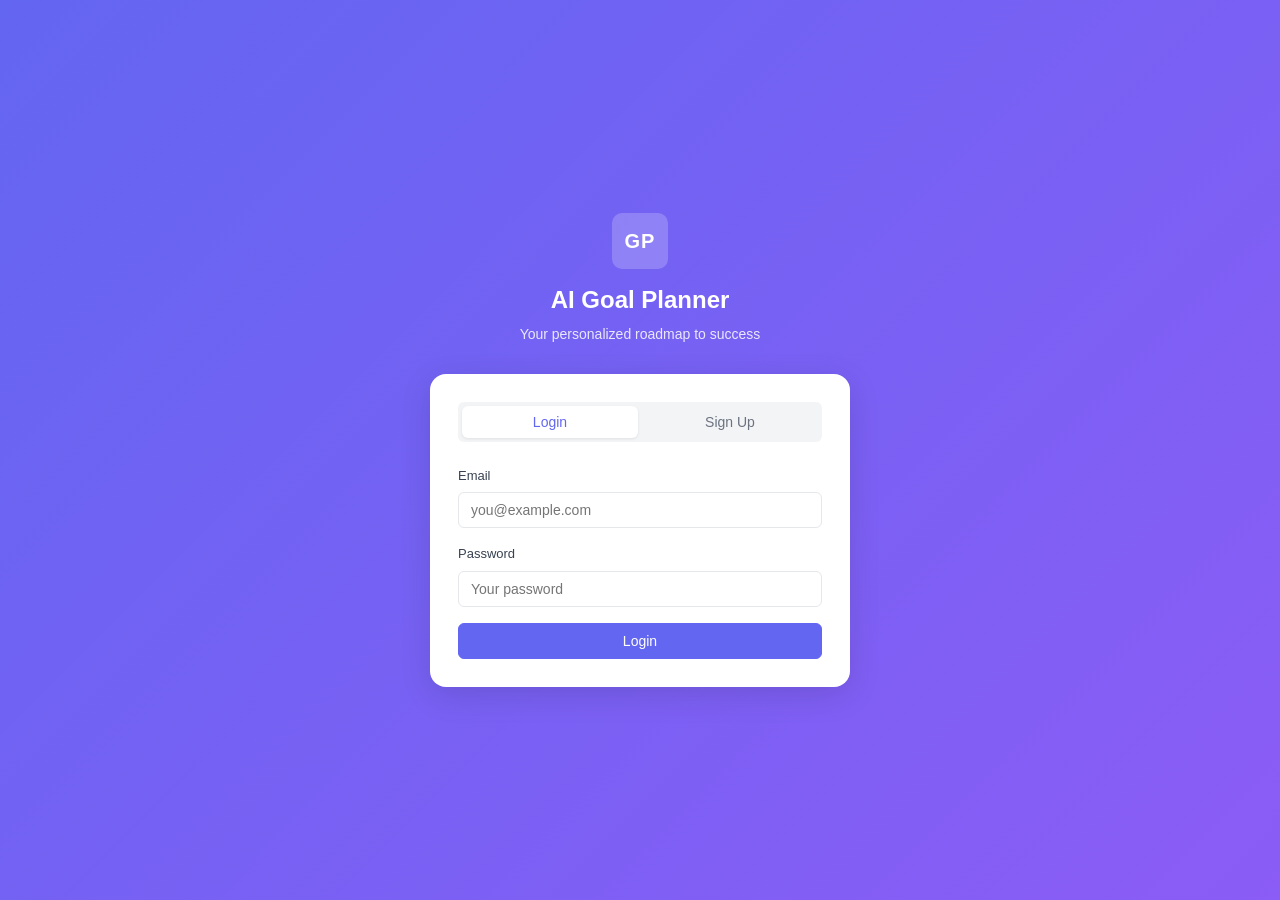
<file: GoalMap-Frontend/index.html>
<!DOCTYPE html>
<html lang="en">
<head>
  <meta charset="UTF-8" />
  <meta name="viewport" content="width=device-width, initial-scale=1.0" />
  <title>AI Goal Planner — Login</title>
  <link rel="stylesheet" href="css/style.css" />
</head>
<body class="auth-page">

  <div class="auth-container">
    <div class="auth-brand">
      <div class="brand-icon">GP</div>
      <h1>AI Goal Planner</h1>
      <p>Your personalized roadmap to success</p>
    </div>

    <div class="auth-card">
      <!-- Tabs -->
      <div class="auth-tabs">
        <button class="tab-btn active" id="loginTab" onclick="switchTab('login')">Login</button>
        <button class="tab-btn" id="signupTab" onclick="switchTab('signup')">Sign Up</button>
      </div>

      <!-- Error / Success messages -->
      <div class="alert alert-error hidden" id="errorMsg"></div>
      <div class="alert alert-success hidden" id="successMsg"></div>

      <!-- Login Form -->
      <form id="loginForm" onsubmit="handleLogin(event)">
        <div class="form-group">
          <label>Email</label>
          <input type="email" id="loginEmail" placeholder="you@example.com" required />
        </div>
        <div class="form-group">
          <label>Password</label>
          <input type="password" id="loginPassword" placeholder="Your password" required />
        </div>
        <button type="submit" class="btn btn-primary btn-full" id="loginBtn">
          Login
        </button>
      </form>

      <!-- Signup Form -->
      <form id="signupForm" class="hidden" onsubmit="handleSignup(event)">
        <div class="form-group">
          <label>Full Name</label>
          <input type="text" id="signupName" placeholder="Shiva Kumar" required />
        </div>
        <div class="form-group">
          <label>Email</label>
          <input type="email" id="signupEmail" placeholder="you@example.com" required />
        </div>
        <div class="form-group">
          <label>Password</label>
          <input type="password" id="signupPassword" placeholder="Min 6 characters" required minlength="6" />
        </div>
        <div class="form-group">
          <label>Current Skills</label>
          <textarea id="signupSkills" placeholder="e.g. Java, DSA, solved 200 LeetCode problems, final year CS student" rows="3"></textarea>
        </div>
        <div class="form-group">
          <label>Experience Level</label>
          <select id="signupLevel">
            <option value="BEGINNER">Beginner</option>
            <option value="INTERMEDIATE">Intermediate</option>
            <option value="ADVANCED">Advanced</option>
          </select>
        </div>
        <button type="submit" class="btn btn-primary btn-full" id="signupBtn">
          Create Account
        </button>
      </form>
    </div>
  </div>

  <script src="js/api.js"></script>
  <script src="js/auth.js"></script>
</body>
</html>
</file>
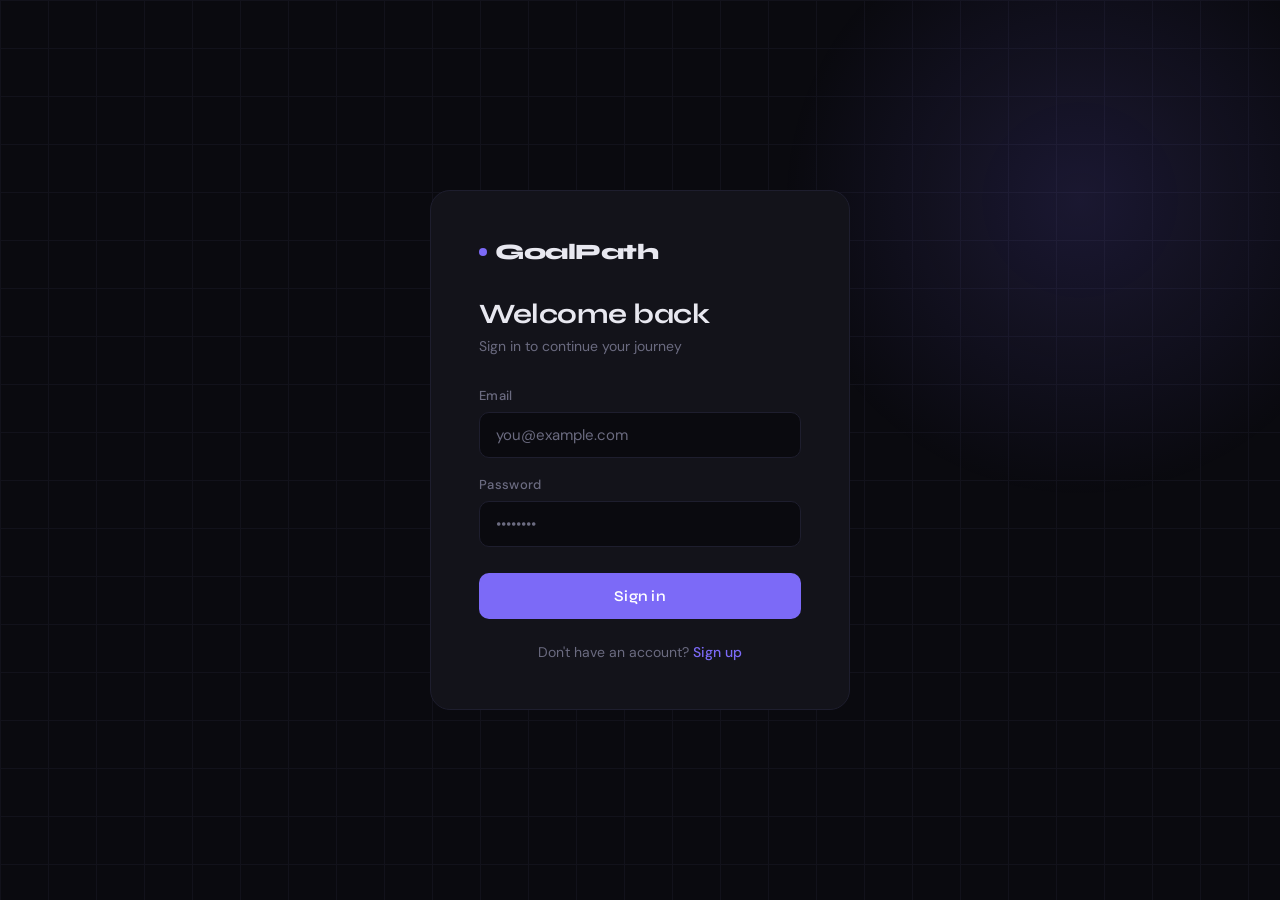
<file: GoalMap-Frontend/login.html>
<!DOCTYPE html>
<html lang="en">
<head>
<meta charset="UTF-8">
<meta name="viewport" content="width=device-width, initial-scale=1.0">
<title>GoalPath — Login</title>
<link rel="preconnect" href="https://fonts.googleapis.com">
<link href="https://fonts.googleapis.com/css2?family=Syne:wght@400;600;700;800&family=DM+Sans:wght@300;400;500&display=swap" rel="stylesheet">
<style>
  *, *::before, *::after { box-sizing: border-box; margin: 0; padding: 0; }

  :root {
    --bg: #0a0a0f;
    --surface: #13131a;
    --border: #1e1e2e;
    --accent: #7c6af7;
    --accent-dim: #4a3f9f;
    --text: #e8e8f0;
    --muted: #6b6b80;
    --success: #4ade80;
    --danger: #f87171;
  }

  body {
    background: var(--bg);
    color: var(--text);
    font-family: 'DM Sans', sans-serif;
    min-height: 100vh;
    display: flex;
    align-items: center;
    justify-content: center;
    overflow: hidden;
  }

  /* animated grid background */
  body::before {
    content: '';
    position: fixed;
    inset: 0;
    background-image:
      linear-gradient(var(--border) 1px, transparent 1px),
      linear-gradient(90deg, var(--border) 1px, transparent 1px);
    background-size: 48px 48px;
    opacity: 0.4;
    pointer-events: none;
  }

  /* glowing orb */
  body::after {
    content: '';
    position: fixed;
    width: 600px;
    height: 600px;
    border-radius: 50%;
    background: radial-gradient(circle, rgba(124,106,247,0.15) 0%, transparent 70%);
    top: -100px;
    right: -100px;
    pointer-events: none;
    animation: pulse 6s ease-in-out infinite;
  }

  @keyframes pulse {
    0%, 100% { transform: scale(1); opacity: 1; }
    50% { transform: scale(1.1); opacity: 0.7; }
  }

  .card {
    background: var(--surface);
    border: 1px solid var(--border);
    border-radius: 20px;
    padding: 48px;
    width: 100%;
    max-width: 420px;
    position: relative;
    z-index: 1;
    animation: slideUp 0.5s ease forwards;
  }

  @keyframes slideUp {
    from { opacity: 0; transform: translateY(24px); }
    to   { opacity: 1; transform: translateY(0); }
  }

  .logo {
    font-family: 'Syne', sans-serif;
    font-weight: 800;
    font-size: 22px;
    letter-spacing: -0.5px;
    margin-bottom: 32px;
    display: flex;
    align-items: center;
    gap: 8px;
  }

  .logo-dot {
    width: 8px;
    height: 8px;
    border-radius: 50%;
    background: var(--accent);
    display: inline-block;
  }

  h1 {
    font-family: 'Syne', sans-serif;
    font-size: 28px;
    font-weight: 700;
    margin-bottom: 6px;
    letter-spacing: -0.5px;
  }

  .subtitle {
    color: var(--muted);
    font-size: 14px;
    margin-bottom: 32px;
  }

  .form-group {
    margin-bottom: 18px;
  }

  label {
    display: block;
    font-size: 13px;
    font-weight: 500;
    color: var(--muted);
    margin-bottom: 8px;
    letter-spacing: 0.3px;
  }

  input {
    width: 100%;
    background: var(--bg);
    border: 1px solid var(--border);
    border-radius: 10px;
    padding: 12px 16px;
    color: var(--text);
    font-family: 'DM Sans', sans-serif;
    font-size: 15px;
    outline: none;
    transition: border-color 0.2s;
  }

  input:focus { border-color: var(--accent); }

  input::placeholder { color: var(--muted); }

  .btn {
    width: 100%;
    background: var(--accent);
    color: #fff;
    border: none;
    border-radius: 10px;
    padding: 14px;
    font-family: 'Syne', sans-serif;
    font-size: 15px;
    font-weight: 600;
    cursor: pointer;
    margin-top: 8px;
    transition: opacity 0.2s, transform 0.1s;
    letter-spacing: 0.3px;
  }

  .btn:hover { opacity: 0.9; }
  .btn:active { transform: scale(0.98); }
  .btn:disabled { opacity: 0.5; cursor: not-allowed; }

  .switch {
    text-align: center;
    margin-top: 24px;
    font-size: 14px;
    color: var(--muted);
  }

  .switch a {
    color: var(--accent);
    text-decoration: none;
    font-weight: 500;
  }

  .alert {
    padding: 12px 16px;
    border-radius: 10px;
    font-size: 14px;
    margin-bottom: 20px;
    display: none;
  }

  .alert.error { background: rgba(248,113,113,0.1); border: 1px solid rgba(248,113,113,0.3); color: var(--danger); }
  .alert.success { background: rgba(74,222,128,0.1); border: 1px solid rgba(74,222,128,0.3); color: var(--success); }
  .alert.show { display: block; }
</style>
</head>
<body>
<div class="card">
  <div class="logo"><span class="logo-dot"></span> GoalPath</div>
  <h1>Welcome back</h1>
  <p class="subtitle">Sign in to continue your journey</p>

  <div class="alert error" id="alert"></div>

  <form id="loginForm">
    <div class="form-group">
      <label>Email</label>
      <input type="email" id="email" placeholder="you@example.com" required>
    </div>
    <div class="form-group">
      <label>Password</label>
      <input type="password" id="password" placeholder="••••••••" required>
    </div>
    <button type="submit" class="btn" id="submitBtn">Sign in</button>
  </form>

  <div class="switch">
    Don't have an account? <a href="signup.html">Sign up</a>
  </div>
</div>

<script>
  const API = 'http://localhost:8080';

  document.getElementById('loginForm').addEventListener('submit', async (e) => {
    e.preventDefault();
    const btn = document.getElementById('submitBtn');
    const alert = document.getElementById('alert');
    alert.className = 'alert';

    btn.disabled = true;
    btn.textContent = 'Signing in...';

    try {
      const res = await fetch(`${API}/api/auth/login`, {
        method: 'POST',
        headers: { 'Content-Type': 'application/json' },
        body: JSON.stringify({
          email: document.getElementById('email').value,
          password: document.getElementById('password').value
        })
      });

      const data = await res.json();

      if (!res.ok) {
        throw new Error(data.message || 'Invalid email or password');
      }

      // Save token and user info
      localStorage.setItem('token', data.token);
      localStorage.setItem('userId', data.userId);
      localStorage.setItem('userName', data.name);

      window.location.href = 'dashboard.html';

    } catch (err) {
      alert.textContent = err.message;
      alert.className = 'alert error show';
      btn.disabled = false;
      btn.textContent = 'Sign in';
    }
  });

  // Redirect if already logged in
  if (localStorage.getItem('token')) {
    window.location.href = 'dashboard.html';
  }
</script>
</body>
</html>
</file>
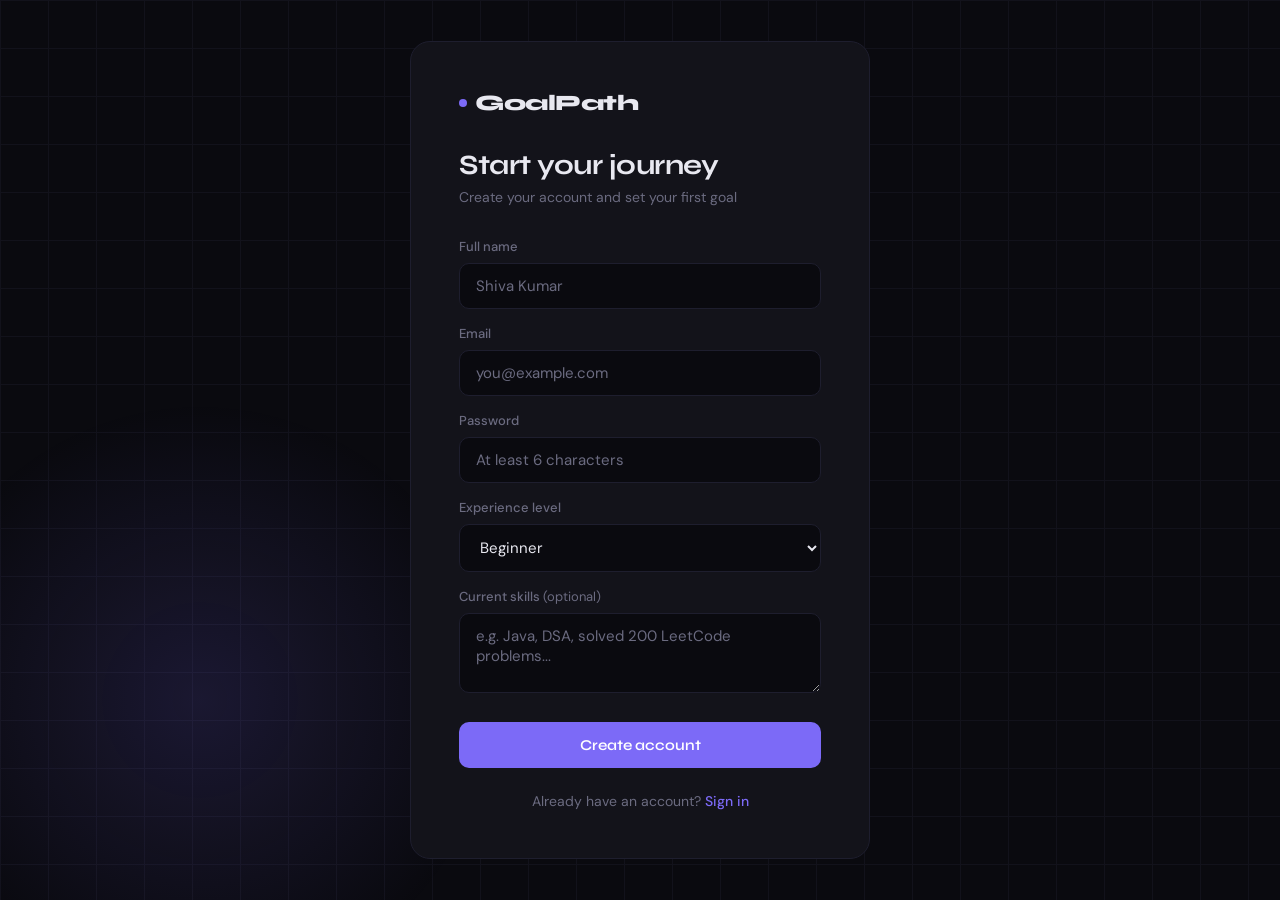
<file: GoalMap-Frontend/signup.html>
<!DOCTYPE html>
<html lang="en">
<head>
<meta charset="UTF-8">
<meta name="viewport" content="width=device-width, initial-scale=1.0">
<title>GoalPath — Sign Up</title>
<link rel="preconnect" href="https://fonts.googleapis.com">
<link href="https://fonts.googleapis.com/css2?family=Syne:wght@400;600;700;800&family=DM+Sans:wght@300;400;500&display=swap" rel="stylesheet">
<style>
  *, *::before, *::after { box-sizing: border-box; margin: 0; padding: 0; }

  :root {
    --bg: #0a0a0f;
    --surface: #13131a;
    --border: #1e1e2e;
    --accent: #7c6af7;
    --text: #e8e8f0;
    --muted: #6b6b80;
    --success: #4ade80;
    --danger: #f87171;
  }

  body {
    background: var(--bg);
    color: var(--text);
    font-family: 'DM Sans', sans-serif;
    min-height: 100vh;
    display: flex;
    align-items: center;
    justify-content: center;
    padding: 24px;
  }

  body::before {
    content: '';
    position: fixed;
    inset: 0;
    background-image:
      linear-gradient(var(--border) 1px, transparent 1px),
      linear-gradient(90deg, var(--border) 1px, transparent 1px);
    background-size: 48px 48px;
    opacity: 0.4;
    pointer-events: none;
  }

  body::after {
    content: '';
    position: fixed;
    width: 600px;
    height: 600px;
    border-radius: 50%;
    background: radial-gradient(circle, rgba(124,106,247,0.15) 0%, transparent 70%);
    bottom: -100px;
    left: -100px;
    pointer-events: none;
  }

  .card {
    background: var(--surface);
    border: 1px solid var(--border);
    border-radius: 20px;
    padding: 48px;
    width: 100%;
    max-width: 460px;
    position: relative;
    z-index: 1;
    animation: slideUp 0.5s ease forwards;
  }

  @keyframes slideUp {
    from { opacity: 0; transform: translateY(24px); }
    to   { opacity: 1; transform: translateY(0); }
  }

  .logo {
    font-family: 'Syne', sans-serif;
    font-weight: 800;
    font-size: 22px;
    letter-spacing: -0.5px;
    margin-bottom: 32px;
    display: flex;
    align-items: center;
    gap: 8px;
  }

  .logo-dot {
    width: 8px;
    height: 8px;
    border-radius: 50%;
    background: var(--accent);
    display: inline-block;
  }

  h1 {
    font-family: 'Syne', sans-serif;
    font-size: 28px;
    font-weight: 700;
    margin-bottom: 6px;
    letter-spacing: -0.5px;
  }

  .subtitle {
    color: var(--muted);
    font-size: 14px;
    margin-bottom: 32px;
  }

  .form-group { margin-bottom: 16px; }

  label {
    display: block;
    font-size: 13px;
    font-weight: 500;
    color: var(--muted);
    margin-bottom: 8px;
  }

  input, select, textarea {
    width: 100%;
    background: var(--bg);
    border: 1px solid var(--border);
    border-radius: 10px;
    padding: 12px 16px;
    color: var(--text);
    font-family: 'DM Sans', sans-serif;
    font-size: 15px;
    outline: none;
    transition: border-color 0.2s;
  }

  select option { background: var(--surface); }
  textarea { resize: vertical; min-height: 80px; }
  input:focus, select:focus, textarea:focus { border-color: var(--accent); }
  input::placeholder, textarea::placeholder { color: var(--muted); }

  .btn {
    width: 100%;
    background: var(--accent);
    color: #fff;
    border: none;
    border-radius: 10px;
    padding: 14px;
    font-family: 'Syne', sans-serif;
    font-size: 15px;
    font-weight: 600;
    cursor: pointer;
    margin-top: 8px;
    transition: opacity 0.2s, transform 0.1s;
  }

  .btn:hover { opacity: 0.9; }
  .btn:active { transform: scale(0.98); }
  .btn:disabled { opacity: 0.5; cursor: not-allowed; }

  .switch {
    text-align: center;
    margin-top: 24px;
    font-size: 14px;
    color: var(--muted);
  }

  .switch a { color: var(--accent); text-decoration: none; font-weight: 500; }

  .alert {
    padding: 12px 16px;
    border-radius: 10px;
    font-size: 14px;
    margin-bottom: 20px;
    display: none;
  }

  .alert.error { background: rgba(248,113,113,0.1); border: 1px solid rgba(248,113,113,0.3); color: var(--danger); }
  .alert.show { display: block; }
</style>
</head>
<body>
<div class="card">
  <div class="logo"><span class="logo-dot"></span> GoalPath</div>
  <h1>Start your journey</h1>
  <p class="subtitle">Create your account and set your first goal</p>

  <div class="alert error" id="alert"></div>

  <form id="signupForm">
    <div class="form-group">
      <label>Full name</label>
      <input type="text" id="name" placeholder="Shiva Kumar" required>
    </div>
    <div class="form-group">
      <label>Email</label>
      <input type="email" id="email" placeholder="you@example.com" required>
    </div>
    <div class="form-group">
      <label>Password</label>
      <input type="password" id="password" placeholder="At least 6 characters" required minlength="6">
    </div>
    <div class="form-group">
      <label>Experience level</label>
      <select id="experienceLevel">
        <option value="BEGINNER">Beginner</option>
        <option value="INTERMEDIATE">Intermediate</option>
        <option value="ADVANCED">Advanced</option>
      </select>
    </div>
    <div class="form-group">
      <label>Current skills <span style="color:var(--muted);font-weight:400">(optional)</span></label>
      <textarea id="currentSkills" placeholder="e.g. Java, DSA, solved 200 LeetCode problems..."></textarea>
    </div>
    <button type="submit" class="btn" id="submitBtn">Create account</button>
  </form>

  <div class="switch">
    Already have an account? <a href="login.html">Sign in</a>
  </div>
</div>

<script>
  const API = 'http://localhost:8080';

  document.getElementById('signupForm').addEventListener('submit', async (e) => {
    e.preventDefault();
    const btn = document.getElementById('submitBtn');
    const alertEl = document.getElementById('alert');
    alertEl.className = 'alert';

    btn.disabled = true;
    btn.textContent = 'Creating account...';

    try {
      const res = await fetch(`${API}/api/auth/signup`, {
        method: 'POST',
        headers: { 'Content-Type': 'application/json' },
        body: JSON.stringify({
          name: document.getElementById('name').value,
          email: document.getElementById('email').value,
          password: document.getElementById('password').value,
          experienceLevel: document.getElementById('experienceLevel').value,
          currentSkills: document.getElementById('currentSkills').value
        })
      });

      const data = await res.json();

      if (!res.ok) {
        throw new Error(data.message || 'Signup failed');
      }

      localStorage.setItem('token', data.token);
      localStorage.setItem('userId', data.userId);
      localStorage.setItem('userName', data.name);

      window.location.href = 'dashboard.html';

    } catch (err) {
      alertEl.textContent = err.message;
      alertEl.className = 'alert error show';
      btn.disabled = false;
      btn.textContent = 'Create account';
    }
  });

  if (localStorage.getItem('token')) {
    window.location.href = 'dashboard.html';
  }
</script>
</body>
</html>
</file>
<file: GoalMap-Frontend/css/style.css>
/* ============================================================
   RESET & BASE
   ============================================================ */
*, *::before, *::after { box-sizing: border-box; margin: 0; padding: 0; }

:root {
  --primary:       #6366f1;
  --primary-dark:  #4f46e5;
  --primary-light: #e0e7ff;
  --success:       #10b981;
  --success-light: #d1fae5;
  --danger:        #ef4444;
  --danger-light:  #fee2e2;
  --warning:       #f59e0b;
  --warning-light: #fef3c7;
  --gray-50:       #f9fafb;
  --gray-100:      #f3f4f6;
  --gray-200:      #e5e7eb;
  --gray-300:      #d1d5db;
  --gray-400:      #9ca3af;
  --gray-500:      #6b7280;
  --gray-600:      #4b5563;
  --gray-700:      #374151;
  --gray-800:      #1f2937;
  --gray-900:      #111827;
  --white:         #ffffff;
  --radius-sm:     6px;
  --radius-md:     10px;
  --radius-lg:     16px;
  --shadow-sm:     0 1px 3px rgba(0,0,0,0.08);
  --shadow-md:     0 4px 16px rgba(0,0,0,0.10);
  --shadow-lg:     0 8px 32px rgba(0,0,0,0.12);
}

body {
  font-family: -apple-system, BlinkMacSystemFont, 'Segoe UI', Roboto, sans-serif;
  font-size: 15px;
  line-height: 1.6;
  color: var(--gray-800);
  background: var(--gray-50);
  min-height: 100vh;
}

/* ============================================================
   UTILITIES
   ============================================================ */
.hidden { display: none !important; }
.mt-16  { margin-top: 16px; }

/* ============================================================
   BUTTONS
   ============================================================ */
.btn {
  display: inline-flex;
  align-items: center;
  justify-content: center;
  gap: 6px;
  padding: 9px 18px;
  border: 1.5px solid transparent;
  border-radius: var(--radius-sm);
  font-size: 14px;
  font-weight: 500;
  cursor: pointer;
  transition: all 0.15s ease;
  text-decoration: none;
  white-space: nowrap;
}
.btn:disabled { opacity: 0.6; cursor: not-allowed; }

.btn-primary {
  background: var(--primary);
  color: var(--white);
  border-color: var(--primary);
}
.btn-primary:hover:not(:disabled) { background: var(--primary-dark); border-color: var(--primary-dark); }

.btn-outline {
  background: transparent;
  color: var(--primary);
  border-color: var(--primary);
}
.btn-outline:hover:not(:disabled) { background: var(--primary-light); }

.btn-ghost {
  background: transparent;
  color: var(--gray-600);
  border-color: transparent;
}
.btn-ghost:hover:not(:disabled) { background: var(--gray-100); color: var(--gray-800); }

.btn-danger {
  background: var(--danger);
  color: var(--white);
  border-color: var(--danger);
}

.btn-full { width: 100%; }
.btn-sm   { padding: 5px 12px; font-size: 13px; }

/* ============================================================
   FORMS
   ============================================================ */
.form-group { margin-bottom: 16px; }
.form-group label {
  display: block;
  font-size: 13px;
  font-weight: 500;
  color: var(--gray-700);
  margin-bottom: 6px;
}
.form-group input,
.form-group textarea,
.form-group select {
  width: 100%;
  padding: 9px 12px;
  border: 1.5px solid var(--gray-200);
  border-radius: var(--radius-sm);
  font-size: 14px;
  color: var(--gray-800);
  background: var(--white);
  transition: border-color 0.15s;
  outline: none;
  font-family: inherit;
}
.form-group input:focus,
.form-group textarea:focus,
.form-group select:focus {
  border-color: var(--primary);
  box-shadow: 0 0 0 3px rgba(99,102,241,0.12);
}
.form-group textarea { resize: vertical; }

/* ============================================================
   ALERTS
   ============================================================ */
.alert {
  padding: 10px 14px;
  border-radius: var(--radius-sm);
  font-size: 13px;
  margin-bottom: 16px;
}
.alert-error   { background: var(--danger-light);  color: #b91c1c; }
.alert-success { background: var(--success-light); color: #065f46; }

/* ============================================================
   TOAST
   ============================================================ */
.toast {
  position: fixed;
  bottom: 24px;
  right: 24px;
  padding: 12px 20px;
  border-radius: var(--radius-md);
  font-size: 14px;
  font-weight: 500;
  color: var(--white);
  background: var(--gray-800);
  box-shadow: var(--shadow-lg);
  z-index: 9999;
  animation: slideUp 0.2s ease;
}
.toast.success { background: var(--success); }
.toast.error   { background: var(--danger); }
@keyframes slideUp {
  from { transform: translateY(20px); opacity: 0; }
  to   { transform: translateY(0);    opacity: 1; }
}

/* ============================================================
   AUTH PAGE
   ============================================================ */
.auth-page {
  background: linear-gradient(135deg, #6366f1 0%, #8b5cf6 100%);
  display: flex;
  align-items: center;
  justify-content: center;
  padding: 24px;
}

.auth-container {
  width: 100%;
  max-width: 420px;
}

.auth-brand {
  text-align: center;
  margin-bottom: 28px;
  color: var(--white);
}
.brand-icon {
  width: 56px;
  height: 56px;
  background: rgba(255,255,255,0.2);
  border-radius: var(--radius-md);
  display: flex;
  align-items: center;
  justify-content: center;
  font-size: 20px;
  font-weight: 700;
  color: var(--white);
  margin: 0 auto 12px;
  letter-spacing: 1px;
}
.auth-brand h1 { font-size: 24px; font-weight: 700; margin-bottom: 4px; }
.auth-brand p  { font-size: 14px; opacity: 0.85; }

.auth-card {
  background: var(--white);
  border-radius: var(--radius-lg);
  padding: 28px;
  box-shadow: var(--shadow-lg);
}

.auth-tabs {
  display: flex;
  gap: 4px;
  background: var(--gray-100);
  padding: 4px;
  border-radius: var(--radius-sm);
  margin-bottom: 24px;
}
.tab-btn {
  flex: 1;
  padding: 8px;
  border: none;
  border-radius: 6px;
  font-size: 14px;
  font-weight: 500;
  cursor: pointer;
  background: transparent;
  color: var(--gray-500);
  transition: all 0.15s;
}
.tab-btn.active {
  background: var(--white);
  color: var(--primary);
  box-shadow: var(--shadow-sm);
}

/* ============================================================
   NAVBAR
   ============================================================ */
.navbar {
  position: sticky;
  top: 0;
  z-index: 100;
  display: flex;
  align-items: center;
  justify-content: space-between;
  padding: 0 24px;
  height: 60px;
  background: var(--white);
  border-bottom: 1px solid var(--gray-200);
  box-shadow: var(--shadow-sm);
}
.nav-brand {
  display: flex;
  align-items: center;
  gap: 10px;
  font-weight: 600;
  font-size: 16px;
  color: var(--gray-800);
}
.brand-icon-sm {
  width: 32px;
  height: 32px;
  background: var(--primary);
  border-radius: var(--radius-sm);
  display: flex;
  align-items: center;
  justify-content: center;
  font-size: 12px;
  font-weight: 700;
  color: var(--white);
}
.nav-user {
  display: flex;
  align-items: center;
  gap: 12px;
  font-size: 14px;
  color: var(--gray-600);
}

/* ============================================================
   DASHBOARD LAYOUT
   ============================================================ */
.dashboard-page { background: var(--gray-50); }

.dashboard-layout {
  display: grid;
  grid-template-columns: 260px 1fr;
  height: calc(100vh - 60px);
}

/* ============================================================
   SIDEBAR
   ============================================================ */
.sidebar {
  background: var(--white);
  border-right: 1px solid var(--gray-200);
  padding: 20px 16px;
  overflow-y: auto;
}
.sidebar-section h3 {
  font-size: 12px;
  font-weight: 600;
  text-transform: uppercase;
  letter-spacing: 0.05em;
  color: var(--gray-400);
  margin-bottom: 12px;
}

.goals-list { display: flex; flex-direction: column; gap: 4px; }

.goal-item {
  padding: 10px 12px;
  border-radius: var(--radius-sm);
  cursor: pointer;
  transition: all 0.15s;
  border: 1.5px solid transparent;
}
.goal-item:hover { background: var(--gray-50); }
.goal-item.active {
  background: var(--primary-light);
  border-color: var(--primary);
}
.goal-item-number {
  font-size: 11px;
  font-weight: 600;
  color: var(--primary);
  margin-bottom: 2px;
}
.goal-item-text {
  font-size: 13px;
  color: var(--gray-700);
  line-height: 1.4;
  display: -webkit-box;
  -webkit-line-clamp: 2;
  -webkit-box-orient: vertical;
  overflow: hidden;
}
.goal-item.active .goal-item-text { color: var(--primary-dark); }

.loading-text {
  font-size: 13px;
  color: var(--gray-400);
  padding: 8px 0;
}

/* ============================================================
   MAIN CONTENT
   ============================================================ */
.main-content {
  padding: 28px 32px;
  overflow-y: auto;
}

/* Empty state */
.empty-state {
  display: flex;
  flex-direction: column;
  align-items: center;
  justify-content: center;
  height: 60vh;
  text-align: center;
  gap: 12px;
}
.empty-icon { font-size: 48px; }
.empty-state h2 { font-size: 20px; color: var(--gray-700); }
.empty-state p  { font-size: 14px; color: var(--gray-400); max-width: 320px; }

/* Goal header */
.goal-header {
  display: flex;
  align-items: flex-start;
  justify-content: space-between;
  gap: 16px;
  margin-bottom: 24px;
}
.goal-header h2 {
  font-size: 20px;
  font-weight: 600;
  color: var(--gray-800);
  margin-bottom: 6px;
  line-height: 1.4;
}
.goal-meta {
  font-size: 13px;
  color: var(--gray-400);
  margin-left: 8px;
}

/* Badges */
.badge {
  display: inline-block;
  padding: 2px 10px;
  border-radius: 20px;
  font-size: 11px;
  font-weight: 600;
  text-transform: uppercase;
  letter-spacing: 0.04em;
}
.badge-active    { background: var(--success-light); color: #065f46; }
.badge-completed { background: var(--primary-light); color: var(--primary-dark); }
.badge-paused    { background: var(--warning-light); color: #92400e; }

/* Progress */
.progress-header {
  display: flex;
  justify-content: space-between;
  align-items: center;
  margin-bottom: 8px;
}
.progress-label { font-size: 13px; font-weight: 500; color: var(--gray-600); }
.progress-pct   { font-size: 14px; font-weight: 600; color: var(--primary); }

.progress-bar-track {
  height: 8px;
  background: var(--gray-200);
  border-radius: 99px;
  overflow: hidden;
  margin-bottom: 8px;
}
.progress-bar-fill {
  height: 100%;
  background: linear-gradient(90deg, var(--primary), #8b5cf6);
  border-radius: 99px;
  transition: width 0.5s ease;
}
.progress-stats {
  display: flex;
  justify-content: space-between;
  align-items: center;
  font-size: 13px;
  color: var(--gray-400);
  margin-bottom: 24px;
}

/* Section title */
.section-title {
  font-size: 15px;
  font-weight: 600;
  color: var(--gray-700);
  margin-bottom: 16px;
}

/* Tasks */
.tasks-list { display: flex; flex-direction: column; gap: 10px; }

.task-card {
  background: var(--white);
  border: 1.5px solid var(--gray-200);
  border-radius: var(--radius-md);
  padding: 14px 16px;
  display: flex;
  align-items: flex-start;
  gap: 12px;
  transition: all 0.15s;
}
.task-card:hover { border-color: var(--gray-300); box-shadow: var(--shadow-sm); }
.task-card.completed {
  background: var(--gray-50);
  border-color: var(--gray-200);
  opacity: 0.75;
}

.task-checkbox {
  width: 20px;
  height: 20px;
  border: 2px solid var(--gray-300);
  border-radius: 50%;
  cursor: pointer;
  flex-shrink: 0;
  display: flex;
  align-items: center;
  justify-content: center;
  transition: all 0.15s;
  margin-top: 1px;
  background: var(--white);
}
.task-checkbox:hover { border-color: var(--primary); }
.task-checkbox.checked {
  background: var(--success);
  border-color: var(--success);
  color: var(--white);
  font-size: 11px;
}

.task-body { flex: 1; min-width: 0; }

.task-priority {
  font-size: 11px;
  font-weight: 600;
  color: var(--primary);
  text-transform: uppercase;
  letter-spacing: 0.04em;
  margin-bottom: 2px;
}
.task-description {
  font-size: 14px;
  color: var(--gray-700);
  line-height: 1.5;
  margin-bottom: 6px;
}
.task-card.completed .task-description {
  text-decoration: line-through;
  color: var(--gray-400);
}
.task-skill {
  display: inline-block;
  background: var(--primary-light);
  color: var(--primary-dark);
  padding: 2px 8px;
  border-radius: 20px;
  font-size: 11px;
  font-weight: 500;
}

.task-actions { flex-shrink: 0; }

/* Spinner */
.spinner-card {
  display: flex;
  flex-direction: column;
  align-items: center;
  justify-content: center;
  padding: 48px;
  gap: 16px;
  text-align: center;
  background: var(--white);
  border-radius: var(--radius-lg);
  border: 1.5px solid var(--gray-200);
}
.spinner-card h3 { font-size: 17px; color: var(--gray-700); }
.spinner-card p  { font-size: 14px; color: var(--gray-400); }

.spinner {
  width: 40px;
  height: 40px;
  border: 3px solid var(--gray-200);
  border-top-color: var(--primary);
  border-radius: 50%;
  animation: spin 0.8s linear infinite;
}
@keyframes spin { to { transform: rotate(360deg); } }

/* ============================================================
   MODAL
   ============================================================ */
.modal-overlay {
  position: fixed;
  inset: 0;
  background: rgba(0,0,0,0.45);
  display: flex;
  align-items: center;
  justify-content: center;
  z-index: 1000;
  padding: 24px;
}
.modal {
  background: var(--white);
  border-radius: var(--radius-lg);
  padding: 24px;
  width: 100%;
  max-width: 480px;
  box-shadow: var(--shadow-lg);
  max-height: 90vh;
  overflow-y: auto;
}
.modal-lg { max-width: 560px; }
.modal-header {
  display: flex;
  align-items: center;
  justify-content: space-between;
  margin-bottom: 20px;
}
.modal-header h3 { font-size: 17px; font-weight: 600; color: var(--gray-800); }
.modal-close {
  background: none;
  border: none;
  font-size: 18px;
  cursor: pointer;
  color: var(--gray-400);
  padding: 4px;
  line-height: 1;
}
.modal-close:hover { color: var(--gray-700); }
.modal-actions {
  display: flex;
  justify-content: flex-end;
  gap: 10px;
  margin-top: 20px;
}

/* ============================================================
   RESOURCES
   ============================================================ */
.resources-list { display: flex; flex-direction: column; gap: 10px; }

.resource-card {
  display: flex;
  align-items: center;
  gap: 12px;
  padding: 12px 14px;
  border: 1.5px solid var(--gray-200);
  border-radius: var(--radius-sm);
  text-decoration: none;
  color: inherit;
  transition: all 0.15s;
}
.resource-card:hover {
  border-color: var(--primary);
  background: var(--primary-light);
}
.resource-type-badge {
  padding: 3px 8px;
  border-radius: 20px;
  font-size: 11px;
  font-weight: 600;
  text-transform: uppercase;
  background: var(--gray-100);
  color: var(--gray-500);
  flex-shrink: 0;
}
.resource-title {
  flex: 1;
  font-size: 14px;
  color: var(--gray-700);
  font-weight: 500;
}
.resource-difficulty {
  font-size: 11px;
  color: var(--gray-400);
  flex-shrink: 0;
}

/* ============================================================
   RESPONSIVE
   ============================================================ */
@media (max-width: 768px) {
  .dashboard-layout {
    grid-template-columns: 1fr;
    grid-template-rows: auto 1fr;
  }
  .sidebar {
    border-right: none;
    border-bottom: 1px solid var(--gray-200);
    height: auto;
    max-height: 200px;
  }
  .goal-header { flex-direction: column; }
  .main-content { padding: 20px 16px; }
}
/* ============================================================
   TASK CARD — expandable
   ============================================================ */
.task-header {
  display: flex;
  align-items: flex-start;
  gap: 12px;
  cursor: pointer;
  width: 100%;
}
.task-footer {
  margin-top: 6px;
  display: flex;
  align-items: center;
  gap: 8px;
}
.task-expand-btn {
  font-size: 11px;
  color: var(--gray-400);
  padding: 4px;
  flex-shrink: 0;
  margin-top: 2px;
  transition: transform 0.2s;
}
.task-detail {
  border-top: 1px solid var(--gray-100);
  margin-top: 12px;
  padding-top: 14px;
}

/* ============================================================
   SUBTASKS
   ============================================================ */
.subtask-section   { margin-bottom: 16px; }
.subtask-header    {
  display: flex;
  align-items: center;
  justify-content: space-between;
  margin-bottom: 10px;
}
.subtask-title     { font-size: 13px; font-weight: 600; color: var(--gray-600); }

.subtasks-list     { display: flex; flex-direction: column; gap: 6px; }

.subtask-item {
  display: flex;
  align-items: center;
  gap: 10px;
  padding: 8px 10px;
  border-radius: var(--radius-sm);
  background: var(--gray-50);
  transition: background 0.15s;
}
.subtask-item.completed { background: var(--success-light); }

.subtask-checkbox {
  width: 18px;
  height: 18px;
  border: 2px solid var(--gray-300);
  border-radius: 50%;
  cursor: pointer;
  flex-shrink: 0;
  display: flex;
  align-items: center;
  justify-content: center;
  font-size: 10px;
  transition: all 0.15s;
  background: var(--white);
}
.subtask-checkbox:hover  { border-color: var(--success); }
.subtask-checkbox.checked {
  background: var(--success);
  border-color: var(--success);
  color: var(--white);
}
.subtask-text {
  font-size: 13px;
  color: var(--gray-700);
  line-height: 1.4;
}
.subtask-item.completed .subtask-text {
  text-decoration: line-through;
  color: var(--gray-400);
}

.subtask-loading {
  display: flex;
  align-items: center;
  gap: 10px;
  padding: 12px;
  font-size: 13px;
  color: var(--gray-400);
}
.subtask-error {
  font-size: 13px;
  color: var(--danger);
  padding: 8px;
}
.subtask-empty {
  font-size: 13px;
  color: var(--gray-400);
  padding: 8px;
}

/* Small spinner for subtask loading */
.spinner-sm {
  width: 16px;
  height: 16px;
  border: 2px solid var(--gray-200);
  border-top-color: var(--primary);
  border-radius: 50%;
  animation: spin 0.8s linear infinite;
  flex-shrink: 0;
}

/* ============================================================
   QUIZ BUTTON
   ============================================================ */
.quiz-section { margin-top: 4px; }
.quiz-btn     { font-size: 13px; }
.quiz-btn:disabled {
  opacity: 0.5;
  cursor: not-allowed;
}

/* ============================================================
   QUIZ MODAL CONTENT
   ============================================================ */
.quiz-info {
  font-size: 13px;
  color: var(--gray-400);
  margin-bottom: 20px;
  padding-bottom: 12px;
  border-bottom: 1px solid var(--gray-100);
}

.quiz-question       { margin-bottom: 24px; }
.quiz-question-text  {
  font-size: 14px;
  font-weight: 500;
  color: var(--gray-800);
  margin-bottom: 12px;
  line-height: 1.5;
}
.quiz-q-num {
  font-weight: 700;
  color: var(--primary);
  margin-right: 4px;
}

.quiz-options        { display: flex; flex-direction: column; gap: 8px; }
.quiz-option {
  display: flex;
  align-items: center;
  gap: 10px;
  padding: 10px 12px;
  border: 1.5px solid var(--gray-200);
  border-radius: var(--radius-sm);
  cursor: pointer;
  transition: all 0.15s;
}
.quiz-option:hover   { border-color: var(--primary); background: var(--primary-light); }
.quiz-option input   { display: none; }
.quiz-option input:checked ~ .quiz-option-letter {
  background: var(--primary);
  color: var(--white);
  border-color: var(--primary);
}
.quiz-option-letter {
  width: 26px;
  height: 26px;
  border: 1.5px solid var(--gray-300);
  border-radius: 50%;
  display: flex;
  align-items: center;
  justify-content: center;
  font-size: 12px;
  font-weight: 600;
  flex-shrink: 0;
  transition: all 0.15s;
}
.quiz-option-text    { font-size: 14px; color: var(--gray-700); }

.quiz-actions        { margin-top: 20px; display: flex; gap: 10px; justify-content: flex-end; }

.quiz-loading {
  display: flex;
  flex-direction: column;
  align-items: center;
  gap: 16px;
  padding: 40px;
  text-align: center;
  color: var(--gray-400);
  font-size: 14px;
}
.quiz-error  { color: var(--danger); padding: 20px; text-align: center; font-size: 14px; }

/* ============================================================
   QUIZ RESULTS
   ============================================================ */
.quiz-result-header {
  text-align: center;
  padding: 24px;
  border-radius: var(--radius-md);
  margin-bottom: 20px;
}
.quiz-result-header.pass { background: var(--success-light); }
.quiz-result-header.fail { background: var(--danger-light); }

.quiz-score {
  font-size: 48px;
  font-weight: 700;
  line-height: 1;
  margin-bottom: 8px;
}
.pass .quiz-score     { color: var(--success); }
.fail .quiz-score     { color: var(--danger); }

.quiz-pass-text       { font-size: 16px; font-weight: 600; margin-bottom: 4px; color: var(--gray-700); }
.quiz-score-detail    { font-size: 13px; color: var(--gray-500); }

.quiz-results-list    { display: flex; flex-direction: column; gap: 12px; margin-bottom: 20px; }

.quiz-result-item {
  padding: 12px 14px;
  border-radius: var(--radius-sm);
  border-left: 3px solid transparent;
}
.quiz-result-item.correct { background: var(--success-light); border-left-color: var(--success); }
.quiz-result-item.wrong   { background: var(--danger-light);  border-left-color: var(--danger); }

.quiz-result-q {
  font-size: 13px;
  font-weight: 500;
  color: var(--gray-700);
  margin-bottom: 6px;
  display: flex;
  gap: 6px;
}
.result-icon       { font-weight: 700; flex-shrink: 0; }
.correct .result-icon { color: var(--success); }
.wrong   .result-icon { color: var(--danger); }

.quiz-result-answers {
  display: flex;
  gap: 16px;
  font-size: 12px;
  color: var(--gray-500);
  margin-bottom: 6px;
  margin-left: 18px;
}
.correct-answer { color: var(--success); font-weight: 500; }

.quiz-explanation {
  font-size: 12px;
  color: var(--gray-500);
  font-style: italic;
  margin-left: 18px;
  line-height: 1.5;
}
</file>
